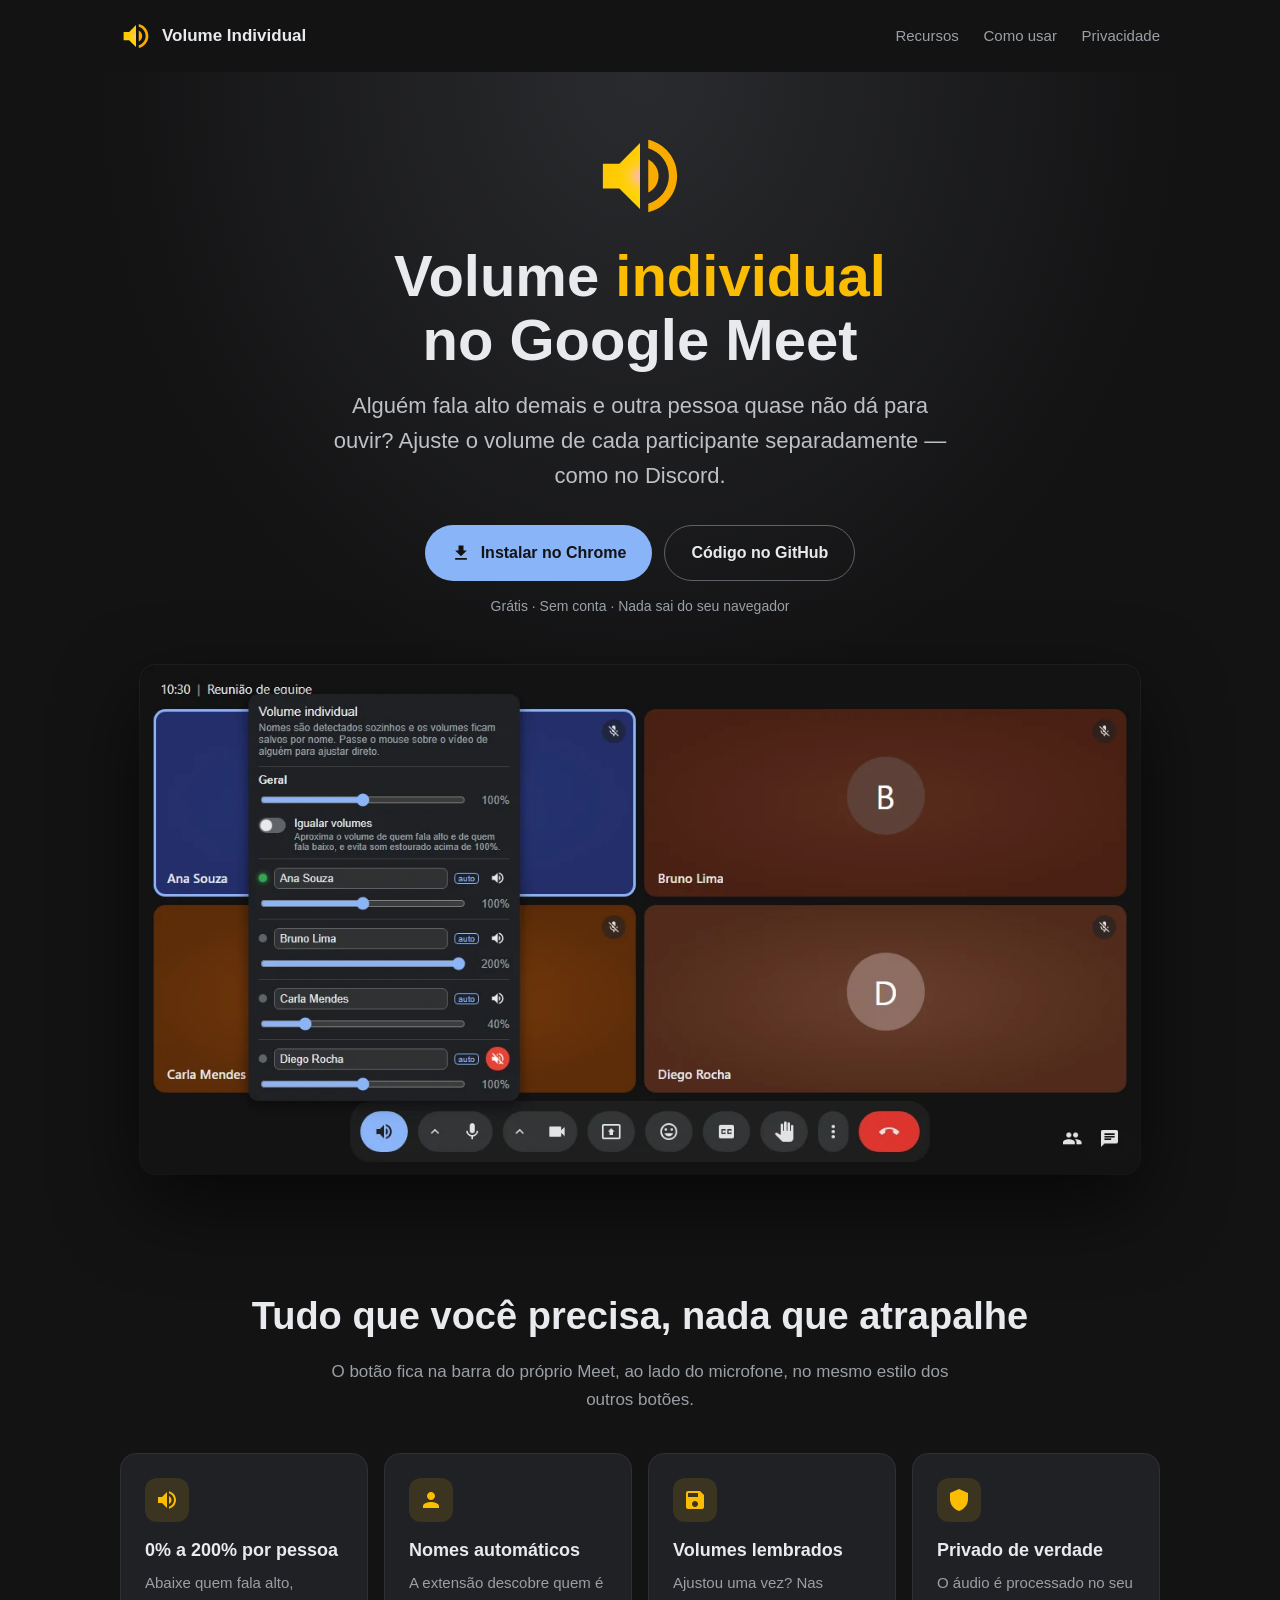
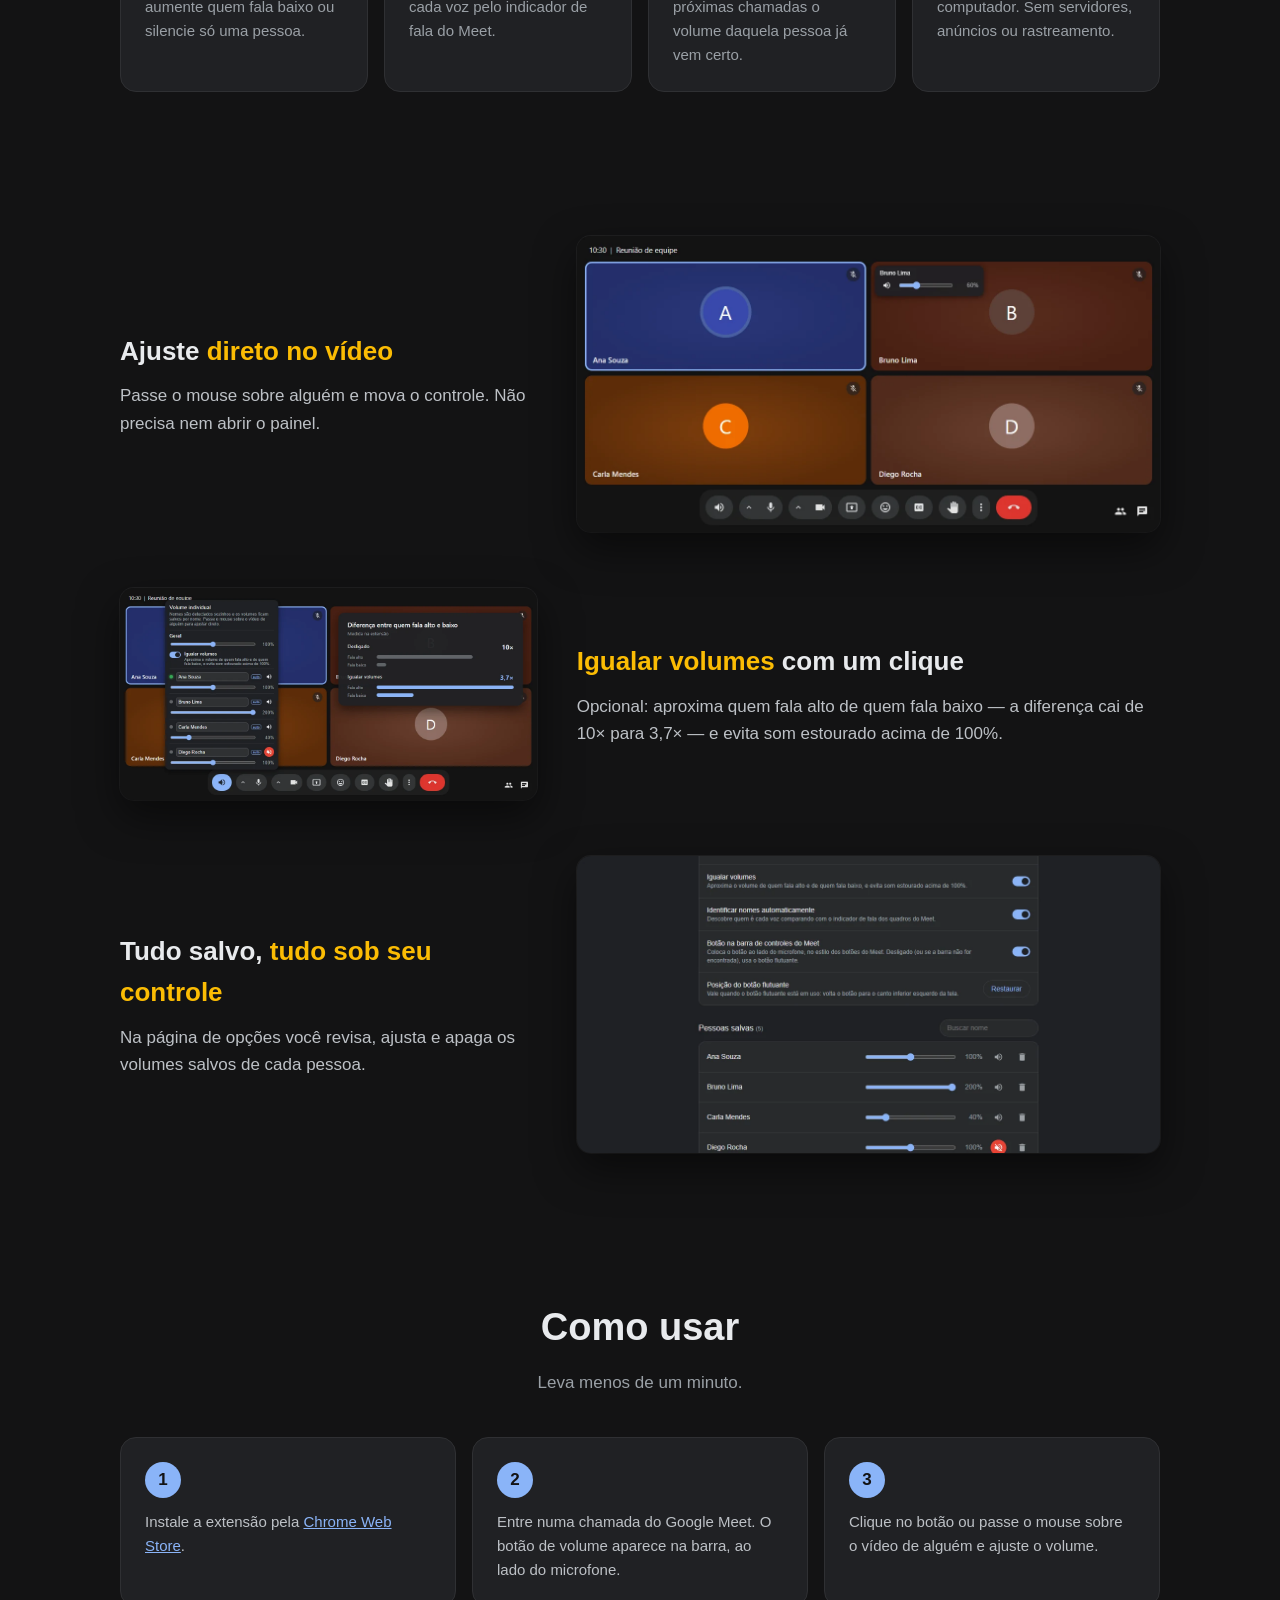
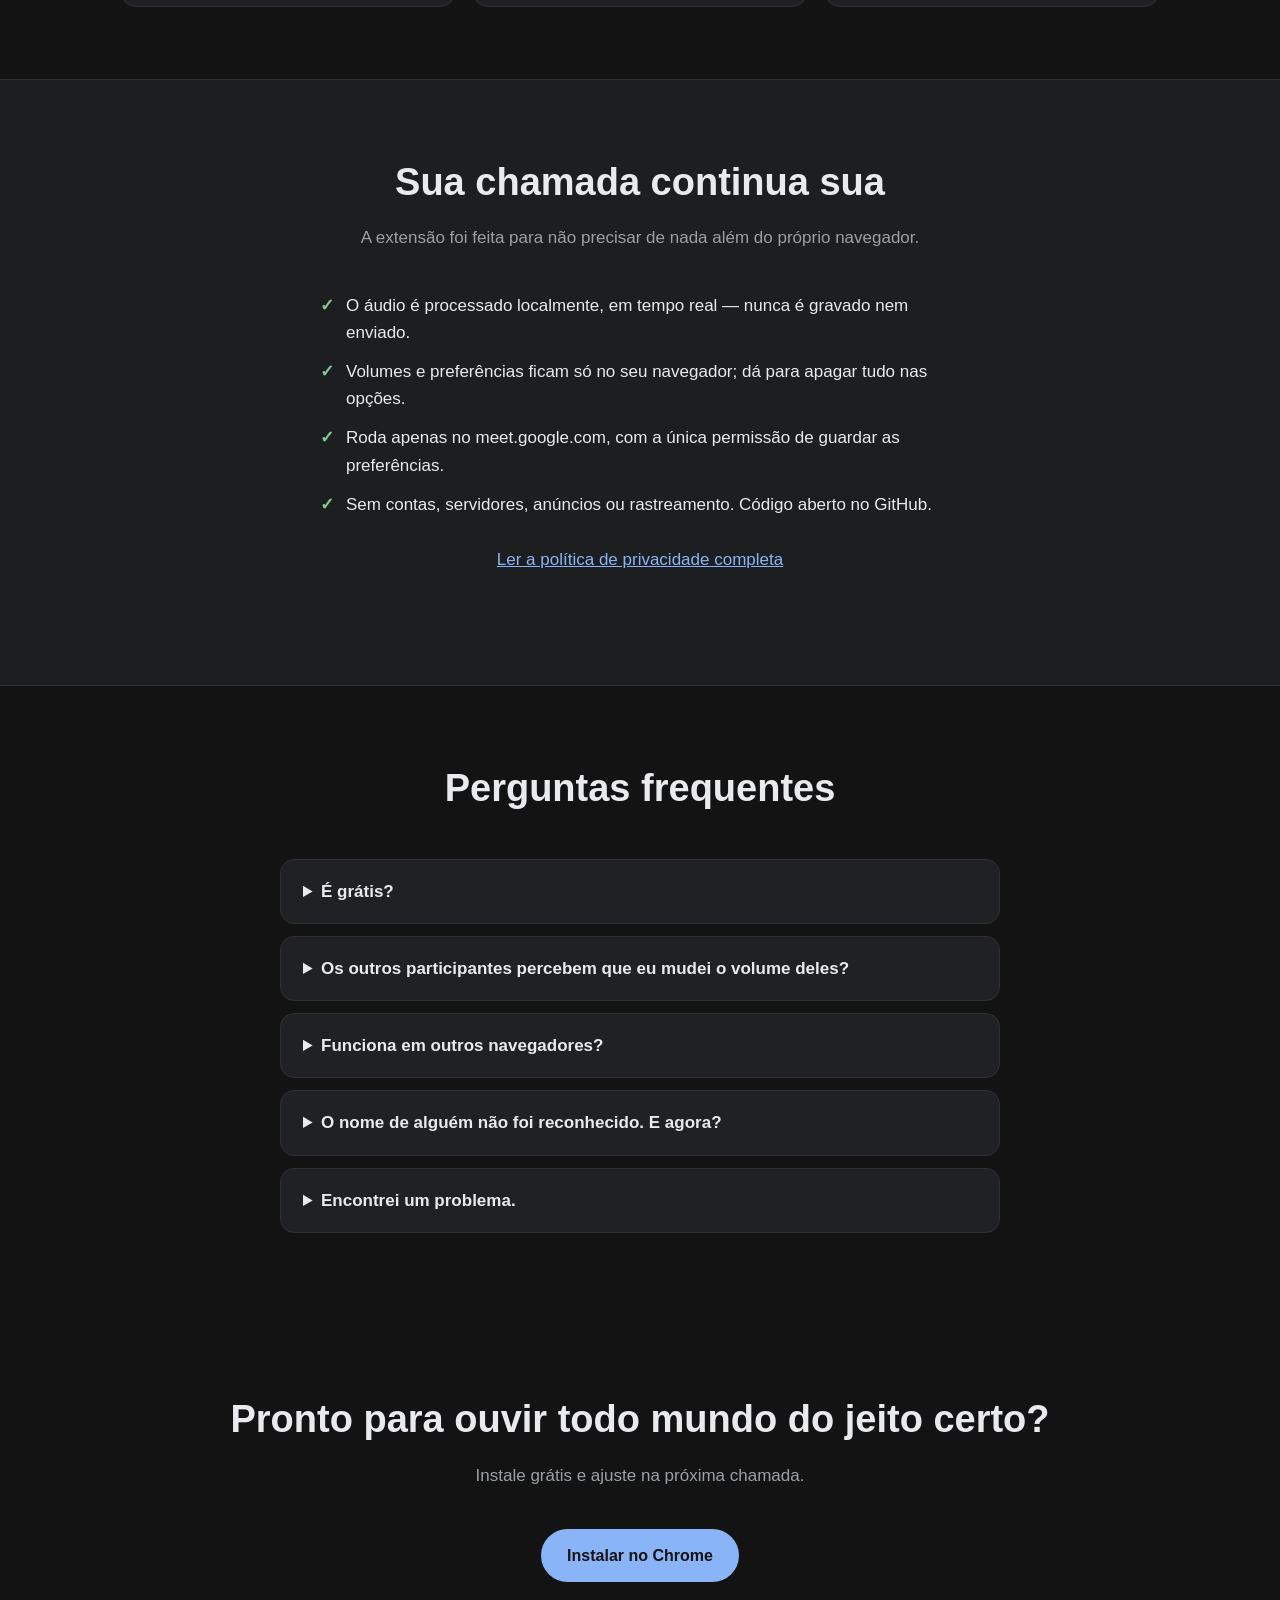
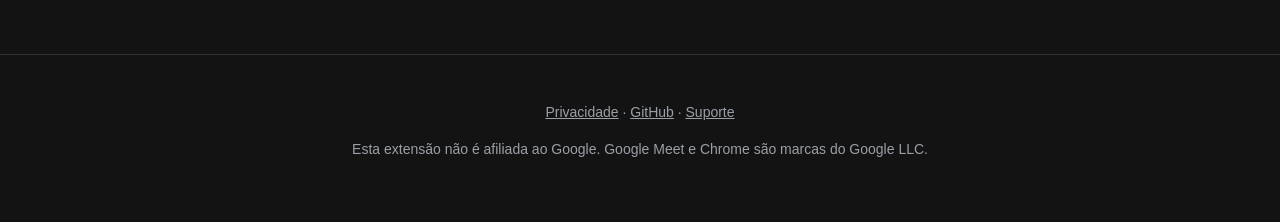
<file: docs/index.html>
<!doctype html>
<html lang="pt-BR">
<head>
<meta charset="utf-8">
<meta name="viewport" content="width=device-width, initial-scale=1">
<title>Volume Individual para Google Meet</title>
<meta name="description" content="Extensão gratuita para o Chrome que ajusta o volume de cada participante do Google Meet separadamente, de 0% a 200%, como no Discord.">
<link rel="icon" href="img/icon.svg" type="image/svg+xml">
<meta property="og:type" content="website">
<meta property="og:title" content="Volume Individual para Google Meet">
<meta property="og:description" content="Ajuste o volume de cada pessoa da chamada, como no Discord. Grátis, sem conta e sem rastreamento.">
<meta property="og:image" content="https://devgabe1.github.io/Volume-Individual-para-Google-Meet/img/og.png">
<meta name="twitter:card" content="summary_large_image">
<link rel="stylesheet" href="style.css">
</head>
<body>
<header class="wrap nav">
  <a class="brand" href="./"><img src="img/icon.svg" alt="">Volume Individual</a>
  <nav>
    <a class="link hide-sm" href="#recursos">Recursos</a>
    <a class="link hide-sm" href="#como-usar">Como usar</a>
    <a class="link" href="privacidade.html">Privacidade</a>
  </nav>
</header>

<main>
  <div class="hero">
    <div class="wrap">
      <img class="icon" src="img/icon.svg" alt="">
      <h1>Volume <span class="y">individual</span><br>no Google Meet</h1>
      <p class="lead">Alguém fala alto demais e outra pessoa quase não dá para ouvir? Ajuste o volume de cada participante separadamente — como no Discord.</p>
      <div class="cta">
        <a class="btn primary" href="https://chromewebstore.google.com/detail/hgbphnmcegggkpllbhhjmcgdbjoidpoe">
          <svg width="20" height="20" viewBox="0 0 24 24" fill="currentColor" aria-hidden="true"><path d="M19 9h-4V3H9v6H5l7 7 7-7zM5 18v2h14v-2H5z"/></svg>
          Instalar no Chrome
        </a>
        <a class="btn ghost" href="https://github.com/devgabe1/Volume-Individual-para-Google-Meet">Código no GitHub</a>
      </div>
      <p class="note">Grátis · Sem conta · Nada sai do seu navegador</p>
      <div class="shot"><img src="img/1-visao-geral.webp" width="1180" height="600" alt="Chamada do Google Meet com o painel de volume individual aberto, mostrando um volume diferente para cada participante"></div>
    </div>
  </div>

  <section id="recursos">
    <div class="wrap">
      <h2>Tudo que você precisa, nada que atrapalhe</h2>
      <p class="sub">O botão fica na barra do próprio Meet, ao lado do microfone, no mesmo estilo dos outros botões.</p>
      <div class="features">
        <div class="feature">
          <div class="ico"><svg width="24" height="24" viewBox="0 0 24 24" fill="currentColor"><path d="M3 9v6h4l5 5V4L7 9H3zm13.5 3c0-1.77-1.02-3.29-2.5-4.03v8.05c1.48-.73 2.5-2.25 2.5-4.02zM14 3.23v2.06c2.89.86 5 3.54 5 6.71s-2.11 5.85-5 6.71v2.06c4.01-.91 7-4.49 7-8.77s-2.99-7.86-7-8.77z"/></svg></div>
          <h3>0% a 200% por pessoa</h3>
          <p>Abaixe quem fala alto, aumente quem fala baixo ou silencie só uma pessoa.</p>
        </div>
        <div class="feature">
          <div class="ico"><svg width="24" height="24" viewBox="0 0 24 24" fill="currentColor"><path d="M12 12c2.21 0 4-1.79 4-4s-1.79-4-4-4-4 1.79-4 4 1.79 4 4 4zm0 2c-2.67 0-8 1.34-8 4v2h16v-2c0-2.66-5.33-4-8-4z"/></svg></div>
          <h3>Nomes automáticos</h3>
          <p>A extensão descobre quem é cada voz pelo indicador de fala do Meet.</p>
        </div>
        <div class="feature">
          <div class="ico"><svg width="24" height="24" viewBox="0 0 24 24" fill="currentColor"><path d="M17 3H5c-1.11 0-2 .9-2 2v14c0 1.1.89 2 2 2h14c1.1 0 2-.9 2-2V7l-4-4zm-5 16c-1.66 0-3-1.34-3-3s1.34-3 3-3 3 1.34 3 3-1.34 3-3 3zm3-10H5V5h10v4z"/></svg></div>
          <h3>Volumes lembrados</h3>
          <p>Ajustou uma vez? Nas próximas chamadas o volume daquela pessoa já vem certo.</p>
        </div>
        <div class="feature">
          <div class="ico"><svg width="24" height="24" viewBox="0 0 24 24" fill="currentColor"><path d="M12 1L3 5v6c0 5.55 3.84 10.74 9 12 5.16-1.26 9-6.45 9-12V5l-9-4z"/></svg></div>
          <h3>Privado de verdade</h3>
          <p>O áudio é processado no seu computador. Sem servidores, anúncios ou rastreamento.</p>
        </div>
      </div>
    </div>
  </section>

  <section>
    <div class="wrap showcase">
      <div class="item">
        <div class="text">
          <h3>Ajuste <span class="y">direto no vídeo</span></h3>
          <p>Passe o mouse sobre alguém e mova o controle. Não precisa nem abrir o painel.</p>
        </div>
        <img src="img/2-direto-no-video.webp" width="1180" height="600" loading="lazy" alt="Controle de volume aparecendo sobre o vídeo de um participante">
      </div>
      <div class="item">
        <div class="text">
          <h3><span class="y">Igualar volumes</span> com um clique</h3>
          <p>Opcional: aproxima quem fala alto de quem fala baixo — a diferença cai de 10× para 3,7× — e evita som estourado acima de 100%.</p>
        </div>
        <img src="img/3-igualar-volumes.webp" width="1180" height="600" loading="lazy" alt="Opção igualar volumes ligada, com comparação da diferença de volume">
      </div>
      <div class="item">
        <div class="text">
          <h3>Tudo salvo, <span class="y">tudo sob seu controle</span></h3>
          <p>Na página de opções você revisa, ajusta e apaga os volumes salvos de cada pessoa.</p>
        </div>
        <img src="img/4-opcoes.webp" width="1180" height="600" loading="lazy" alt="Página de opções da extensão com a lista de pessoas salvas">
      </div>
    </div>
  </section>

  <section id="como-usar">
    <div class="wrap">
      <h2>Como usar</h2>
      <p class="sub">Leva menos de um minuto.</p>
      <div class="steps">
        <div class="step"><p>Instale a extensão pela <a href="https://chromewebstore.google.com/detail/hgbphnmcegggkpllbhhjmcgdbjoidpoe">Chrome Web Store</a>.</p></div>
        <div class="step"><p>Entre numa chamada do Google Meet. O botão de volume aparece na barra, ao lado do microfone.</p></div>
        <div class="step"><p>Clique no botão ou passe o mouse sobre o vídeo de alguém e ajuste o volume.</p></div>
      </div>
    </div>
  </section>

  <section class="privacy">
    <div class="wrap">
      <h2>Sua chamada continua sua</h2>
      <p class="sub">A extensão foi feita para não precisar de nada além do próprio navegador.</p>
      <ul class="checks">
        <li>O áudio é processado localmente, em tempo real — nunca é gravado nem enviado.</li>
        <li>Volumes e preferências ficam só no seu navegador; dá para apagar tudo nas opções.</li>
        <li>Roda apenas no meet.google.com, com a única permissão de guardar as preferências.</li>
        <li>Sem contas, servidores, anúncios ou rastreamento. Código aberto no GitHub.</li>
      </ul>
      <p class="sub" style="margin-top:28px"><a href="privacidade.html">Ler a política de privacidade completa</a></p>
    </div>
  </section>

  <section>
    <div class="wrap faq">
      <h2>Perguntas frequentes</h2>
      <p class="sub"></p>
      <details>
        <summary>É grátis?</summary>
        <p>Sim, totalmente — sem anúncios, sem versão paga e sem conta.</p>
      </details>
      <details>
        <summary>Os outros participantes percebem que eu mudei o volume deles?</summary>
        <p>Não. O ajuste vale só para o que você ouve, no seu computador. Para os outros nada muda.</p>
      </details>
      <details>
        <summary>Funciona em outros navegadores?</summary>
        <p>Ela é feita e testada no Google Chrome. Navegadores baseados no Chromium que instalam extensões da Chrome Web Store, como Edge e Brave, devem funcionar, mas não são testados oficialmente.</p>
      </details>
      <details>
        <summary>O nome de alguém não foi reconhecido. E agora?</summary>
        <p>A identificação automática precisa que a pessoa fale sozinha por um ou dois segundos. Se mesmo assim não aparecer, é só digitar o nome no painel — o volume fica salvo para esse nome.</p>
      </details>
      <details>
        <summary>Encontrei um problema.</summary>
        <p>Abra uma <a href="https://github.com/devgabe1/Volume-Individual-para-Google-Meet/issues">issue no GitHub</a>. Se puder, use o botão “Gravar diagnóstico” do painel e anexe o arquivo: ele troca os nomes por apelidos.</p>
      </details>
    </div>
  </section>

  <section class="final">
    <div class="wrap">
      <h2>Pronto para ouvir todo mundo do jeito certo?</h2>
      <p class="sub">Instale grátis e ajuste na próxima chamada.</p>
      <div class="cta">
        <a class="btn primary" href="https://chromewebstore.google.com/detail/hgbphnmcegggkpllbhhjmcgdbjoidpoe">Instalar no Chrome</a>
      </div>
    </div>
  </section>
</main>

<footer>
  <div class="wrap">
    <p><a href="privacidade.html">Privacidade</a> · <a href="https://github.com/devgabe1/Volume-Individual-para-Google-Meet">GitHub</a> · <a href="https://github.com/devgabe1/Volume-Individual-para-Google-Meet/issues">Suporte</a></p>
    <p>Esta extensão não é afiliada ao Google. Google Meet e Chrome são marcas do Google LLC.</p>
  </div>
</footer>
</body>
</html>
</file>
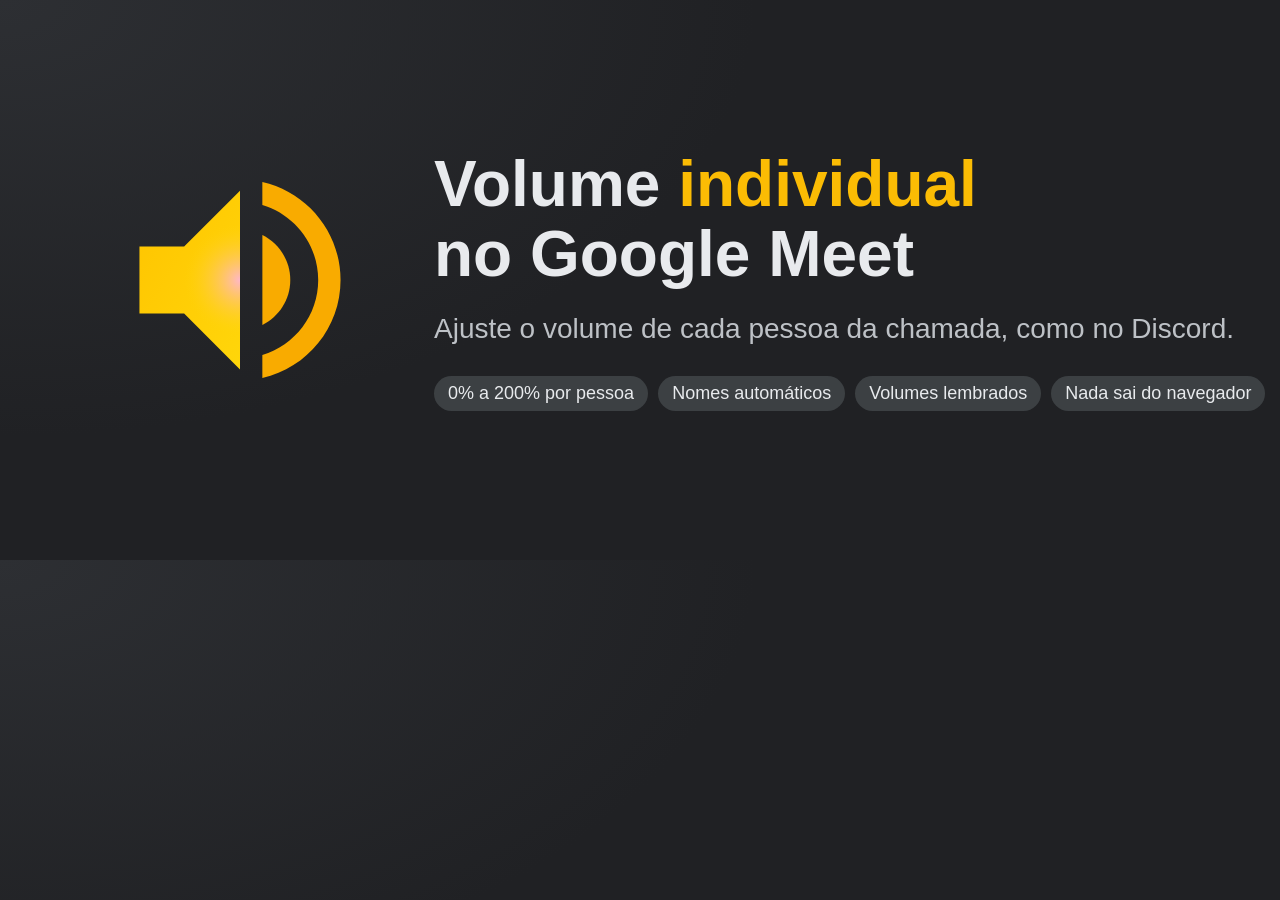
<file: assets/promo-marquee.html>
<!doctype html>
<html lang="pt-BR">
<head>
<meta charset="utf-8">
<title>Promo 1400x560</title>
<!-- Bloco promocional de letreiro (marquee) da Chrome Web Store (1400x560).
     Gerado em PNG por scripts/build-store-images.py -->
<style>
  html, body { margin: 0; width: 1400px; height: 560px; overflow: hidden; }
  body {
    background: radial-gradient(90% 130% at 0% 0%, #2d2f33 0%, #202124 60%);
    color: #e8eaed; font-family: 'Google Sans', 'Segoe UI', Roboto, Arial, sans-serif;
    display: flex; align-items: center; gap: 64px; padding: 0 110px; box-sizing: border-box;
  }
  img { width: 260px; height: 260px; flex: none; }
  h1 { font-size: 64px; line-height: 1.1; font-weight: 600; margin: 0 0 20px; }
  p { font-size: 28px; line-height: 1.4; margin: 0 0 28px; color: #bdc1c6; max-width: 820px; }
  .y { color: #fbbc04; }
  ul { list-style: none; padding: 0; margin: 0; display: flex; gap: 10px; flex-wrap: wrap; }
  li { font-size: 18px; padding: 7px 14px; border-radius: 20px; background: #3c4043; color: #e8eaed; }
</style>
</head>
<body>
  <img src="icon.svg" alt="">
  <div>
    <h1>Volume <span class="y">individual</span><br>no Google Meet</h1>
    <p>Ajuste o volume de cada pessoa da chamada, como no Discord.</p>
    <ul>
      <li>0% a 200% por pessoa</li>
      <li>Nomes automáticos</li>
      <li>Volumes lembrados</li>
      <li>Nada sai do navegador</li>
    </ul>
  </div>
</body>
</html>
</file>
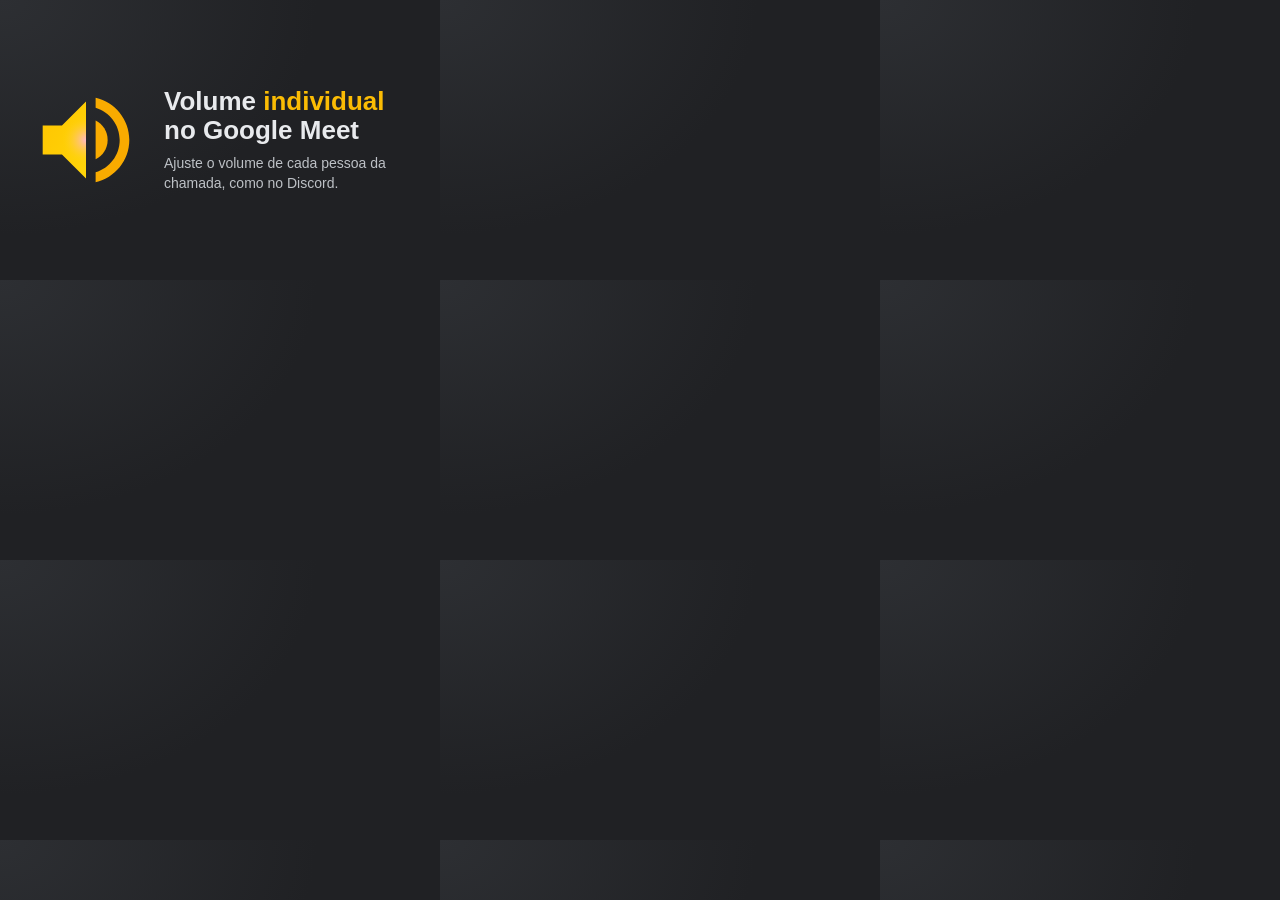
<file: assets/promo-small.html>
<!doctype html>
<html lang="pt-BR">
<head>
<meta charset="utf-8">
<title>Promo 440x280</title>
<!-- Bloco promocional pequeno da Chrome Web Store (440x280).
     Gerado em PNG por scripts/build-store-images.py -->
<style>
  html, body { margin: 0; width: 440px; height: 280px; overflow: hidden; }
  body {
    background: radial-gradient(120% 140% at 0% 0%, #2d2f33 0%, #202124 60%);
    color: #e8eaed; font-family: 'Google Sans', 'Segoe UI', Roboto, Arial, sans-serif;
    display: flex; align-items: center; gap: 22px; padding: 0 30px; box-sizing: border-box;
  }
  img { width: 112px; height: 112px; flex: none; }
  h1 { font-size: 26px; line-height: 1.15; font-weight: 600; margin: 0 0 8px; }
  p { font-size: 14px; line-height: 1.4; margin: 0; color: #bdc1c6; }
  .y { color: #fbbc04; }
</style>
</head>
<body>
  <img src="icon.svg" alt="">
  <div>
    <h1>Volume <span class="y">individual</span> no Google Meet</h1>
    <p>Ajuste o volume de cada pessoa da chamada, como no Discord.</p>
  </div>
</body>
</html>
</file>
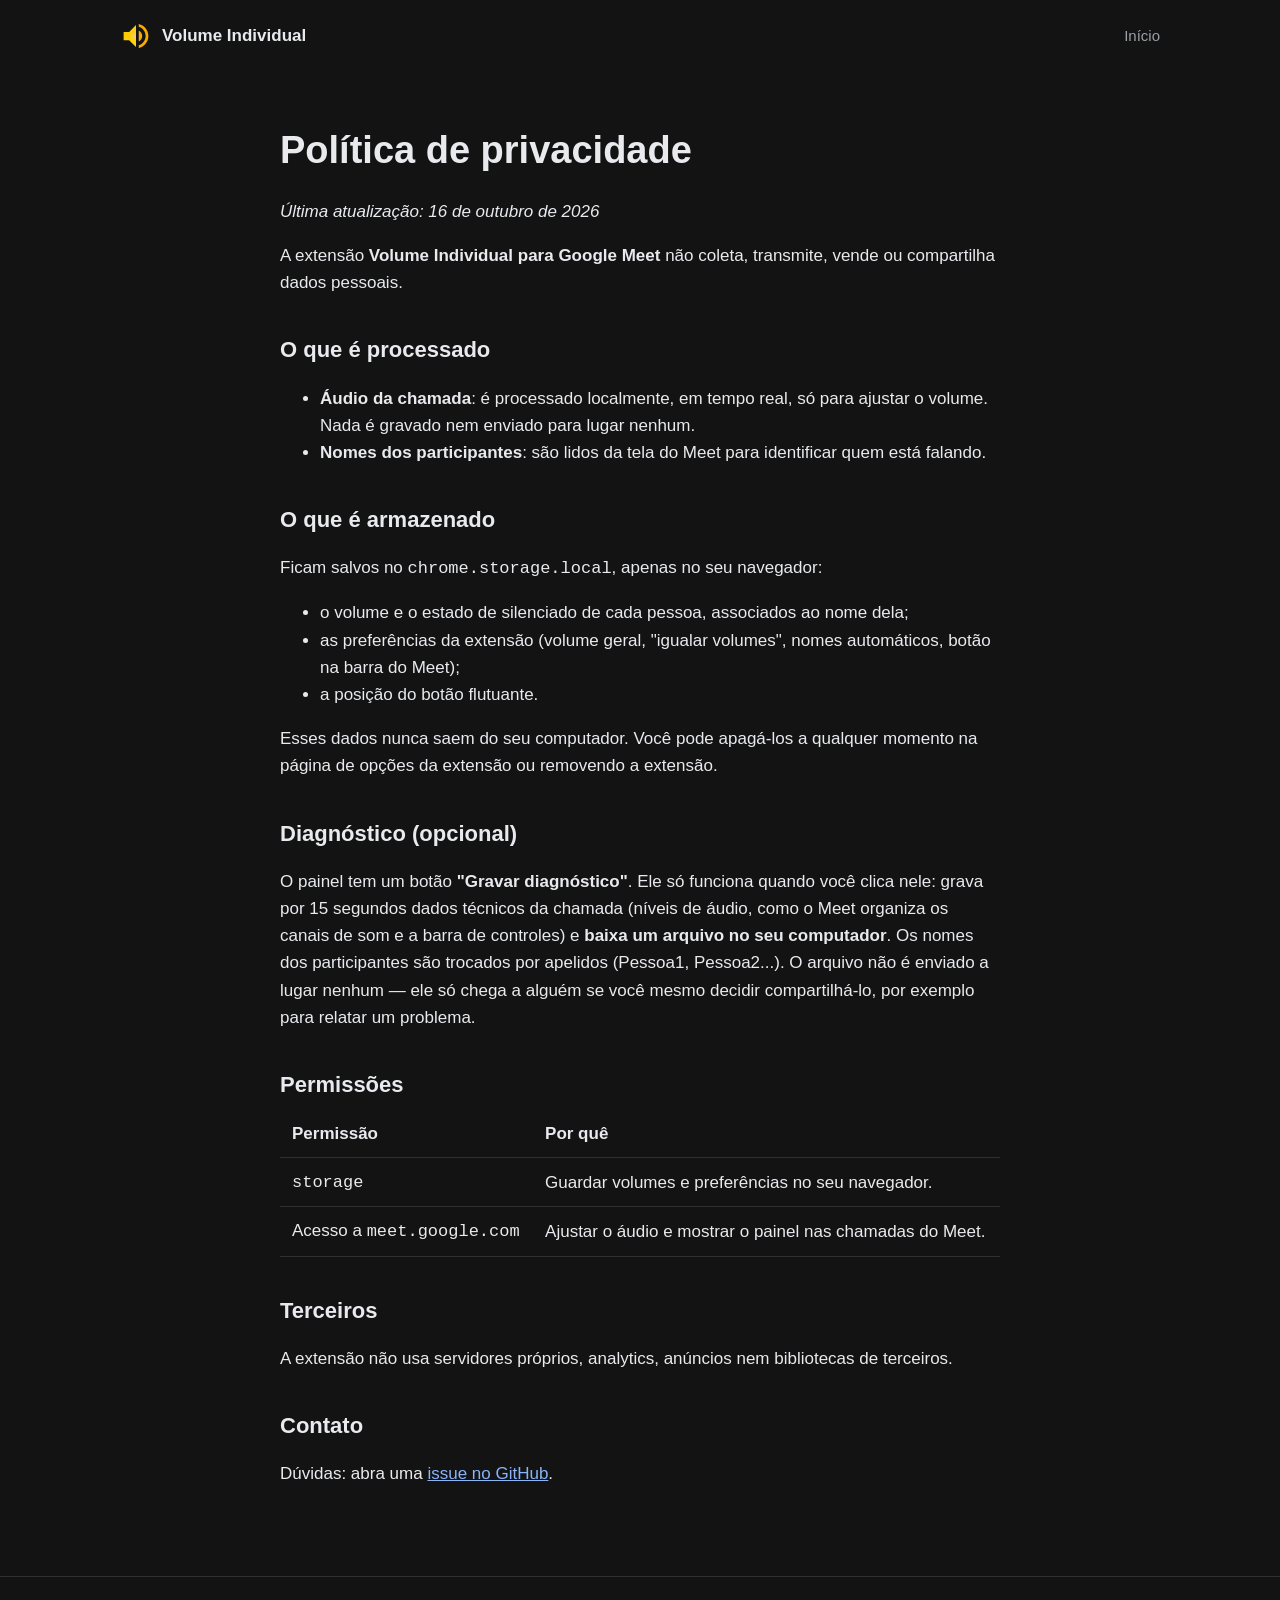
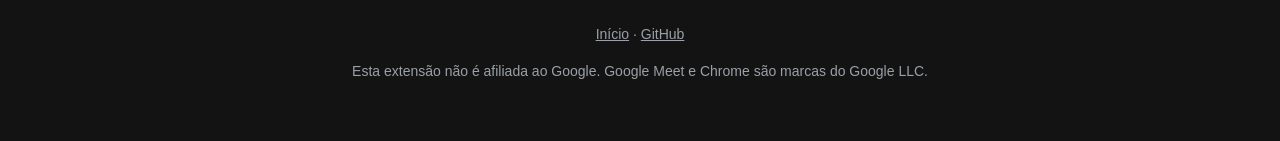
<file: docs/privacidade.html>
<!doctype html>
<html lang="pt-BR">
<head>
<meta charset="utf-8">
<meta name="viewport" content="width=device-width, initial-scale=1">
<title>Privacidade · Volume Individual para Google Meet</title>
<meta name="description" content="Política de privacidade da extensão Volume Individual para Google Meet: nenhum dado sai do seu navegador.">
<link rel="icon" href="img/icon.svg" type="image/svg+xml">
<link rel="stylesheet" href="style.css">
</head>
<body>
<!-- Mesmo conteúdo de PRIVACY.md (raiz do repositório): mantenha os dois iguais. -->
<header class="wrap nav">
  <a class="brand" href="./"><img src="img/icon.svg" alt="">Volume Individual</a>
  <nav><a class="link" href="./">Início</a></nav>
</header>

<main class="doc">
  <h1>Política de privacidade</h1>
  <p><em>Última atualização: 16 de outubro de 2026</em></p>

  <p>A extensão <strong>Volume Individual para Google Meet</strong> não coleta, transmite, vende ou compartilha dados pessoais.</p>

  <h2>O que é processado</h2>
  <ul>
    <li><strong>Áudio da chamada</strong>: é processado localmente, em tempo real, só para ajustar o volume. Nada é gravado nem enviado para lugar nenhum.</li>
    <li><strong>Nomes dos participantes</strong>: são lidos da tela do Meet para identificar quem está falando.</li>
  </ul>

  <h2>O que é armazenado</h2>
  <p>Ficam salvos no <code>chrome.storage.local</code>, apenas no seu navegador:</p>
  <ul>
    <li>o volume e o estado de silenciado de cada pessoa, associados ao nome dela;</li>
    <li>as preferências da extensão (volume geral, "igualar volumes", nomes automáticos, botão na barra do Meet);</li>
    <li>a posição do botão flutuante.</li>
  </ul>
  <p>Esses dados nunca saem do seu computador. Você pode apagá-los a qualquer momento na página de opções da extensão ou removendo a extensão.</p>

  <h2>Diagnóstico (opcional)</h2>
  <p>O painel tem um botão <strong>"Gravar diagnóstico"</strong>. Ele só funciona quando você clica nele: grava por 15 segundos dados técnicos da chamada (níveis de áudio, como o Meet organiza os canais de som e a barra de controles) e <strong>baixa um arquivo no seu computador</strong>. Os nomes dos participantes são trocados por apelidos (Pessoa1, Pessoa2...). O arquivo não é enviado a lugar nenhum — ele só chega a alguém se você mesmo decidir compartilhá-lo, por exemplo para relatar um problema.</p>

  <h2>Permissões</h2>
  <table>
    <tr><th>Permissão</th><th>Por quê</th></tr>
    <tr><td><code>storage</code></td><td>Guardar volumes e preferências no seu navegador.</td></tr>
    <tr><td>Acesso a <code>meet.google.com</code></td><td>Ajustar o áudio e mostrar o painel nas chamadas do Meet.</td></tr>
  </table>

  <h2>Terceiros</h2>
  <p>A extensão não usa servidores próprios, analytics, anúncios nem bibliotecas de terceiros.</p>

  <h2>Contato</h2>
  <p>Dúvidas: abra uma <a href="https://github.com/devgabe1/Volume-Individual-para-Google-Meet/issues">issue no GitHub</a>.</p>
</main>

<footer>
  <div class="wrap">
    <p><a href="./">Início</a> · <a href="https://github.com/devgabe1/Volume-Individual-para-Google-Meet">GitHub</a></p>
    <p>Esta extensão não é afiliada ao Google. Google Meet e Chrome são marcas do Google LLC.</p>
  </div>
</footer>
</body>
</html>
</file>
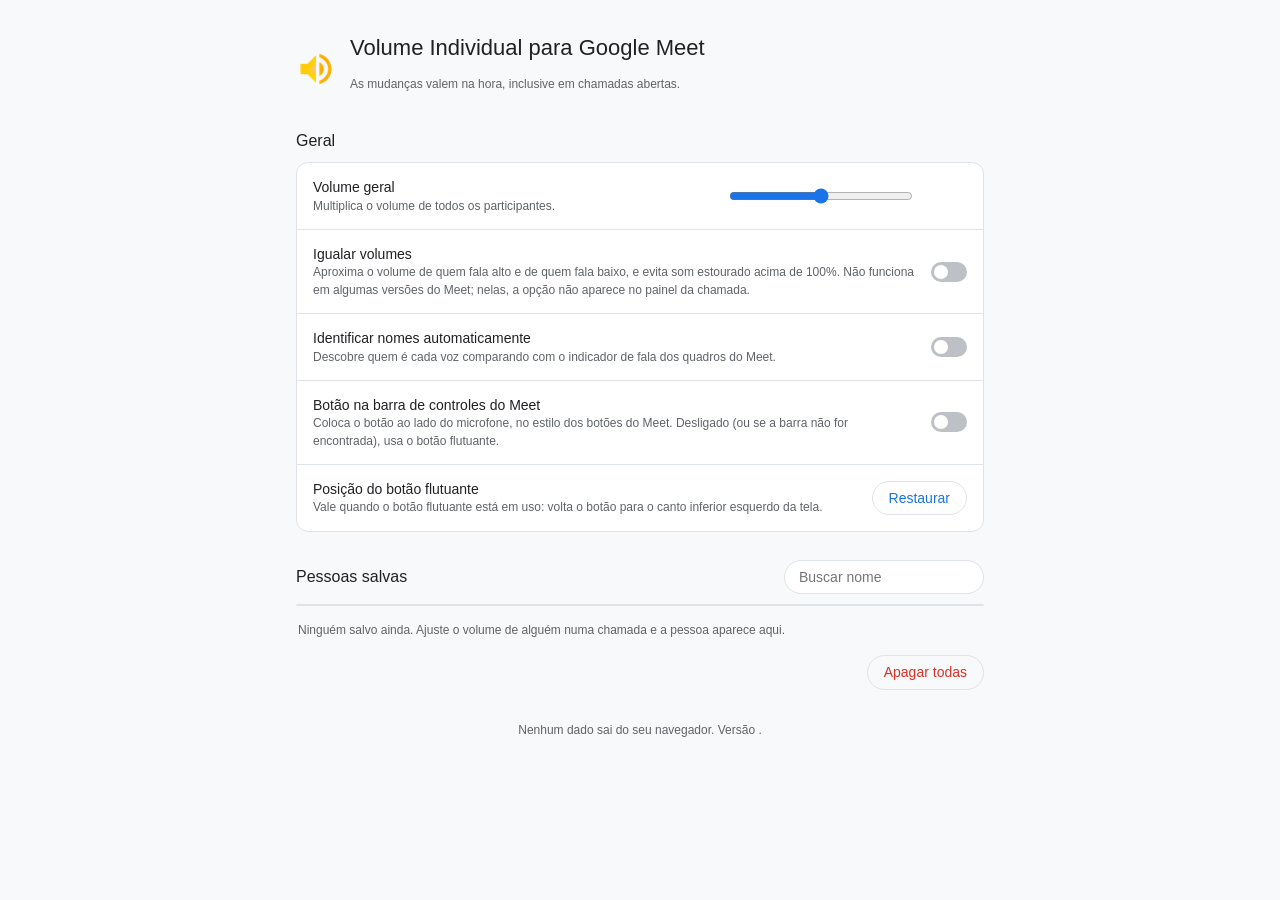
<file: extension/options.html>
<!doctype html>
<html lang="pt-BR">
<head>
  <meta charset="utf-8">
  <meta name="viewport" content="width=device-width, initial-scale=1">
  <title>Volume Individual — opções</title>
  <link rel="icon" href="icons/icon32.png">
  <link rel="stylesheet" href="options.css">
</head>
<body>
  <main>
    <header>
      <img src="icons/icon48.png" alt="" width="40" height="40">
      <div>
        <h1>Volume Individual para Google Meet</h1>
        <p class="muted">As mudanças valem na hora, inclusive em chamadas abertas.</p>
      </div>
    </header>

    <section>
      <h2>Geral</h2>
      <div class="card">
        <div class="item">
          <div class="text">
            <div>Volume geral</div>
            <div class="muted">Multiplica o volume de todos os participantes.</div>
          </div>
          <div class="range">
            <input type="range" id="master" min="0" max="200" step="5">
            <span class="pct" id="masterPct"></span>
          </div>
        </div>
        <label class="item switch">
          <div class="text">
            <div>Igualar volumes</div>
            <div class="muted">Aproxima o volume de quem fala alto e de quem fala baixo, e evita som estourado acima de 100%. Não funciona em algumas versões do Meet; nelas, a opção não aparece no painel da chamada.</div>
          </div>
          <input type="checkbox" id="normalize"><span class="track"></span>
        </label>
        <label class="item switch">
          <div class="text">
            <div>Identificar nomes automaticamente</div>
            <div class="muted">Descobre quem é cada voz comparando com o indicador de fala dos quadros do Meet.</div>
          </div>
          <input type="checkbox" id="autoName"><span class="track"></span>
        </label>
        <label class="item switch">
          <div class="text">
            <div>Botão na barra de controles do Meet</div>
            <div class="muted">Coloca o botão ao lado do microfone, no estilo dos botões do Meet. Desligado (ou se a barra não for encontrada), usa o botão flutuante.</div>
          </div>
          <input type="checkbox" id="dock"><span class="track"></span>
        </label>
        <div class="item">
          <div class="text">
            <div>Posição do botão flutuante</div>
            <div class="muted">Vale quando o botão flutuante está em uso: volta o botão para o canto inferior esquerdo da tela.</div>
          </div>
          <button id="resetPos" class="btn">Restaurar</button>
        </div>
      </div>
    </section>

    <section>
      <div class="section-head">
        <h2>Pessoas salvas <span class="muted" id="count"></span></h2>
        <input type="search" id="filter" placeholder="Buscar nome">
      </div>
      <div class="card" id="people"></div>
      <p class="empty muted" id="empty">Ninguém salvo ainda. Ajuste o volume de alguém numa chamada e a pessoa aparece aqui.</p>
      <div class="actions">
        <button id="clearAll" class="btn danger">Apagar todas</button>
      </div>
    </section>

    <footer class="muted">
      Nenhum dado sai do seu navegador. Versão <span id="version"></span>.
    </footer>
  </main>
  <script src="options.js"></script>
</body>
</html>
</file>
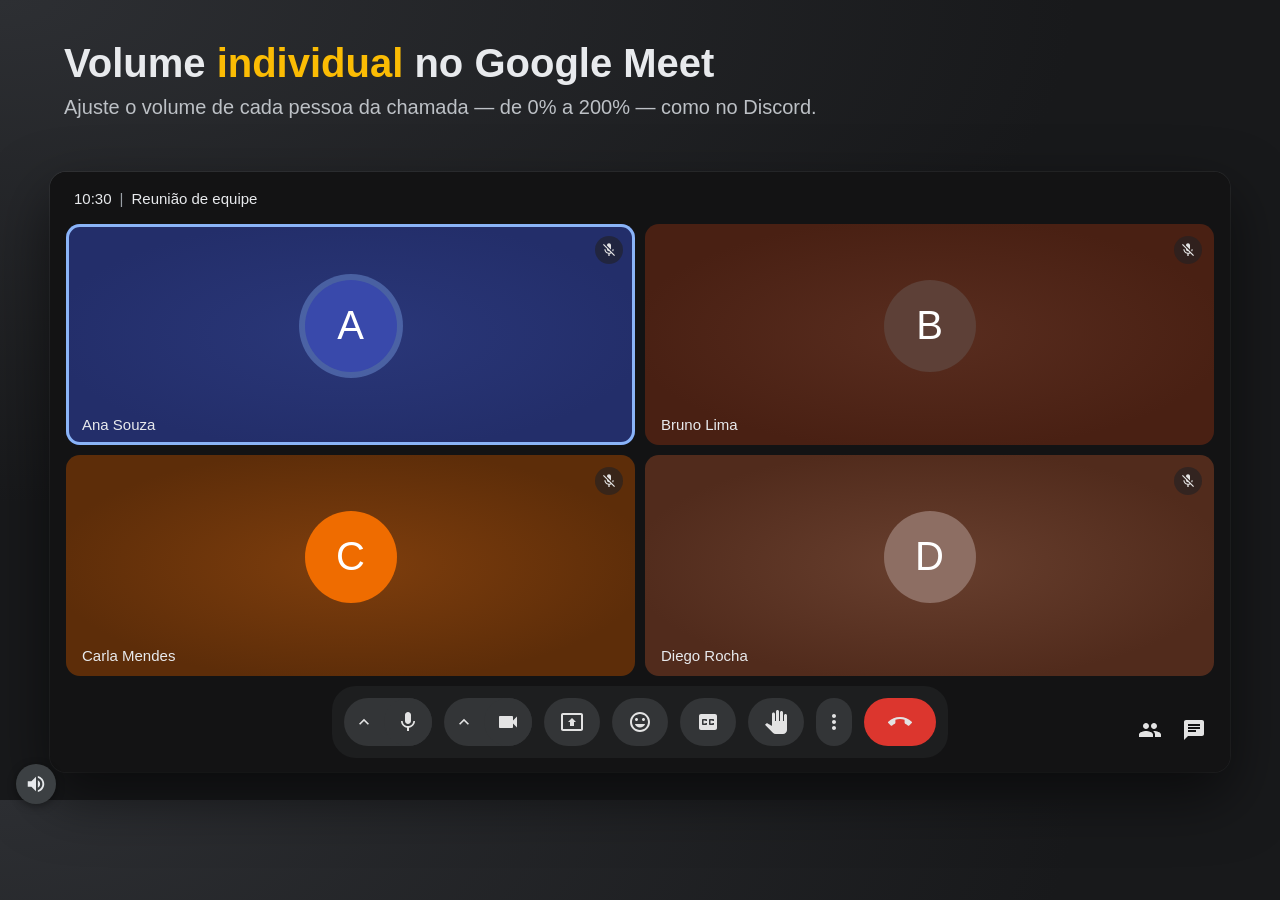
<file: assets/screenshots/meet.html>
<!doctype html>
<html lang="pt-BR">
<head>
<meta charset="utf-8">
<title>Captura da loja</title>
<!--
  Réplica do Google Meet com pessoas fictícias, rodando a extensão de verdade
  (../../extension/inject.js). Cada cena (?scene=...) arma um estado e vira uma
  captura 1280x800 via scripts/build-store-images.py.
-->
<link rel="stylesheet" href="frame.css">
<style>
  .meet { position: absolute; inset: 0; background: #131314; }
  .top { position: absolute; left: 24px; top: 18px; font-size: 15px; color: #e8eaed; }
  .top span { color: #9aa0a6; margin: 0 8px; }
  .grid {
    position: absolute; left: 16px; right: 16px; top: 52px; bottom: 96px;
    display: grid; grid-template-columns: 1fr 1fr; grid-template-rows: 1fr 1fr; gap: 10px;
  }
  .tile { position: relative; border-radius: 14px; overflow: hidden; }
  .tile.speaking { box-shadow: inset 0 0 0 3px #8ab4f8; }
  .avatar {
    position: absolute; left: 50%; top: 46%; width: 92px; height: 92px; margin: -46px 0 0 -46px;
    border-radius: 50%; display: grid; place-items: center; color: #fff;
    font-size: 40px; font-weight: 400;
  }
  /* Inicial via ::before para não virar texto do quadro (a extensão lê o nome do texto). */
  .avatar::before { content: attr(data-initial); }
  .tile.speaking .avatar { box-shadow: 0 0 0 6px rgba(138, 180, 248, .35); }
  .name { position: absolute; left: 16px; bottom: 12px; font-size: 15px; font-weight: 500; }
  .mic { position: absolute; right: 12px; top: 12px; width: 28px; height: 28px; border-radius: 50%;
    display: grid; place-items: center; background: rgba(32, 33, 36, .6); }
  .bar-wrap { position: absolute; left: 0; right: 0; bottom: 14px; display: flex; justify-content: center; }
  .frame { background: #1d1e1f; border-radius: 24px; display: flex; }
  .bar { display: grid; grid-auto-flow: column; gap: 12px; padding: 12px; align-items: center; }
  .bar button { border: none; padding: 0; cursor: pointer; display: grid; place-items: center; color: #e3e3e3; }
  .grp { display: flex; border-radius: 24px; background: #333537; }
  .grp .chev { width: 40px; height: 48px; background: transparent; }
  .grp .tog { width: 48px; height: 48px; border-radius: 50%; background: #333537; }
  .pill { width: 56px; height: 48px; border-radius: 24px; background: transparent; position: relative; }
  .pill i { position: absolute; inset: 0; border-radius: 24px; background: #333537; display: grid; place-items: center; }
  .more { width: 36px; height: 48px; border-radius: 18px; background: #333537; }
  .leave { width: 72px; height: 48px; border-radius: 24px; background: #dc362e; color: #fff; }
  .side { position: absolute; right: 24px; bottom: 30px; display: flex; gap: 20px; color: #e3e3e3; }
  /* Quadro da cena "igualar volumes": diferença medida entre a voz mais alta e a mais baixa. */
  .compare {
    position: absolute; right: 40px; top: 70px; width: 470px; padding: 22px 26px;
    background: rgba(32, 33, 36, .96); border-radius: 16px; box-shadow: 0 12px 32px rgba(0, 0, 0, .5);
  }
  .compare h2 { margin: 0 0 4px; font-size: 18px; font-weight: 500; }
  .compare .sub { margin: 0 0 18px; font-size: 13px; color: #9aa0a6; }
  .row { margin-bottom: 16px; }
  .row:last-child { margin-bottom: 0; }
  .row .label { display: flex; justify-content: space-between; font-size: 14px; margin-bottom: 8px; }
  .row .label b { font-size: 18px; }
  .bars { display: grid; grid-template-columns: 72px 1fr; gap: 6px 10px; align-items: center; font-size: 12px; color: #9aa0a6; }
  .bars span.b { height: 10px; border-radius: 5px; }
  .off .b { background: #5f6368; }
  .on .b { background: #8ab4f8; }
  .on .label b { color: #8ab4f8; }
</style>
<script>window.requestAnimationFrame = (cb) => setTimeout(cb, 16);</script>
<script src="../../extension/inject.js"></script>
<script>
  // Configurações salvas antes de a interface montar.
  const scene = new URLSearchParams(location.search).get('scene') || 'hero';
  const store = window.__meetVolume.store;
  store.normalize = scene === 'normalize';
  store.people = {
    'ana souza': { name: 'Ana Souza', volume: 1, muted: false },
    'bruno lima': { name: 'Bruno Lima', volume: scene === 'hover' ? 0.6 : 2, muted: false },
    'carla mendes': { name: 'Carla Mendes', volume: 0.4, muted: false },
    'diego rocha': { name: 'Diego Rocha', volume: 1, muted: true },
  };
</script>
</head>
<body>
  <div class="head" id="head"></div>
  <div class="window">
    <div class="meet">
      <div class="top">10:30<span>|</span>Reunião de equipe</div>
      <div class="grid" id="grid"></div>
      <div class="side" id="side"></div>
      <div class="bar-wrap"><div class="frame"><div class="bar" id="bar"></div></div></div>
    </div>
  </div>
<script>
  const I = {
    mic: 'M12 14c1.66 0 2.99-1.34 2.99-3L15 5c0-1.66-1.34-3-3-3S9 3.34 9 5v6c0 1.66 1.34 3 3 3zm5.3-3c0 3-2.54 5.1-5.3 5.1S6.7 14 6.7 11H5c0 3.41 2.72 6.23 6 6.72V21h2v-3.28c3.28-.48 6-3.3 6-6.72h-1.7z',
    cam: 'M17 10.5V7c0-.55-.45-1-1-1H4c-.55 0-1 .45-1 1v10c0 .55.45 1 1 1h12c.55 0 1-.45 1-1v-3.5l4 4v-11l-4 4z',
    up: 'M7.41 15.41L12 10.83l4.59 4.58L18 14l-6-6-6 6z',
    present: 'M21 3H3c-1.11 0-2 .89-2 2v14c0 1.11.89 2 2 2h18c1.11 0 2-.89 2-2V5c0-1.11-.89-2-2-2zm0 16.02H3V4.98h18v14.04zM10 12H8l4-4 4 4h-2v4h-4v-4z',
    mood: 'M11.99 2C6.47 2 2 6.48 2 12s4.47 10 9.99 10C17.52 22 22 17.52 22 12S17.52 2 11.99 2zM12 20c-4.42 0-8-3.58-8-8s3.58-8 8-8 8 3.58 8 8-3.58 8-8 8zm3.5-9c.83 0 1.5-.67 1.5-1.5S16.33 8 15.5 8 14 8.67 14 9.5s.67 1.5 1.5 1.5zm-7 0c.83 0 1.5-.67 1.5-1.5S9.33 8 8.5 8 7 8.67 7 9.5 7.67 11 8.5 11zm3.5 6.5c2.33 0 4.31-1.46 5.11-3.5H6.89c.8 2.04 2.78 3.5 5.11 3.5z',
    cc: 'M19 4H5c-1.11 0-2 .9-2 2v12c0 1.1.89 2 2 2h14c1.1 0 2-.9 2-2V6c0-1.1-.9-2-2-2zm-8 7H9.5v-.5h-2v3h2V13H11v1c0 .55-.45 1-1 1H7c-.55 0-1-.45-1-1v-4c0-.55.45-1 1-1h3c.55 0 1 .45 1 1v1zm7 0h-1.5v-.5h-2v3h2V13H18v1c0 .55-.45 1-1 1h-3c-.55 0-1-.45-1-1v-4c0-.55.45-1 1-1h3c.55 0 1 .45 1 1v1z',
    hand: 'M23 5.5V20c0 2.2-1.8 4-4 4h-7.3c-1.08 0-2.1-.43-2.85-1.19L1 14.83s1.26-1.23 1.3-1.25c.22-.19.49-.29.79-.29.22 0 .42.06.6.16.04.01 4.31 2.46 4.31 2.46V4c0-.83.67-1.5 1.5-1.5S11 3.17 11 4v7h1V1.5c0-.83.67-1.5 1.5-1.5S15 .67 15 1.5V11h1V2.5c0-.83.67-1.5 1.5-1.5s1.5.67 1.5 1.5V11h1V5.5c0-.83.67-1.5 1.5-1.5s1.5.67 1.5 1.5z',
    more: 'M12 8c1.1 0 2-.9 2-2s-.9-2-2-2-2 .9-2 2 .9 2 2 2zm0 2c-1.1 0-2 .9-2 2s.9 2 2 2 2-.9 2-2-.9-2-2-2zm0 6c-1.1 0-2 .9-2 2s.9 2 2 2 2-.9 2-2-.9-2-2-2z',
    end: 'M12 9c-1.6 0-3.15.25-4.6.72v3.1c0 .39-.23.74-.56.9-.98.49-1.87 1.12-2.66 1.85-.18.18-.43.28-.7.28-.28 0-.53-.11-.71-.29L.29 13.08c-.18-.17-.29-.42-.29-.7 0-.28.11-.53.29-.71C3.34 8.78 7.46 7 12 7s8.66 1.78 11.71 4.67c.18.18.29.43.29.71 0 .28-.11.53-.29.71l-2.48 2.48c-.18.18-.43.29-.71.29-.27 0-.52-.11-.7-.28-.79-.74-1.69-1.36-2.67-1.85-.33-.16-.56-.5-.56-.9v-3.1C15.15 9.25 13.6 9 12 9z',
    micOff: 'M19 11h-1.7c0 .74-.16 1.43-.43 2.05l1.23 1.23c.56-.98.9-2.09.9-3.28zm-4.02.17c0-.06.02-.11.02-.17V5c0-1.66-1.34-3-3-3S9 3.34 9 5v.18l5.98 5.99zM4.27 3L3 4.27l6.01 6.01V11c0 1.66 1.33 3 2.99 3 .22 0 .44-.03.65-.08l1.66 1.66c-.71.33-1.5.52-2.31.52-2.76 0-5.3-2.1-5.3-5.1H5c0 3.41 2.72 6.23 6 6.72V21h2v-3.28c.91-.13 1.77-.45 2.54-.9L19.73 21 21 19.73 4.27 3z',
    chat: 'M20 2H4c-1.1 0-1.99.9-1.99 2L2 22l4-4h14c1.1 0 2-.9 2-2V4c0-1.1-.9-2-2-2zM6 9h12v2H6V9zm8 5H6v-2h8v2zm4-6H6V6h12v2z',
    people: 'M16 11c1.66 0 2.99-1.34 2.99-3S17.66 5 16 5c-1.66 0-3 1.34-3 3s1.34 3 3 3zm-8 0c1.66 0 2.99-1.34 2.99-3S9.66 5 8 5C6.34 5 5 6.34 5 8s1.34 3 3 3zm0 2c-2.33 0-7 1.17-7 3.5V19h14v-2.5c0-2.33-4.67-3.5-7-3.5zm8 0c-.29 0-.62.02-.97.05 1.16.84 1.97 1.97 1.97 3.45V19h6v-2.5c0-2.33-4.67-3.5-7-3.5z',
  };
  const svg = (d, size = 24, color = 'currentColor') =>
    `<svg viewBox="0 0 24 24" width="${size}" height="${size}" fill="${color}"><path d="${d}"/></svg>`;

  // Pessoas fictícias. Cores medidas numa chamada real do Meet: o quadro é a cor do
  // avatar escurecida, mais clara no centro (mid) e mais escura nas bordas (edge).
  const people = [
    { id: 'p1', name: 'Ana Souza', mid: '#2a3779', edge: '#232e6a', av: '#3949ab' },
    { id: 'p2', name: 'Bruno Lima', mid: '#592d1f', edge: '#492013', av: '#5d4037' },
    { id: 'p3', name: 'Carla Mendes', mid: '#7e3e0d', edge: '#5d2d09', av: '#ef6c00' },
    { id: 'p4', name: 'Diego Rocha', mid: '#683f2e', edge: '#512b1c', av: '#8d6e63' },
  ];
  const grid = document.getElementById('grid');
  grid.innerHTML = people.map((p) => `
    <div class="tile${p.id === 'p1' ? ' speaking' : ''}" data-participant-id="${p.id}"
         style="background:radial-gradient(ellipse at 50% 50%, ${p.mid} 0%, ${p.edge} 75%)">
      <div class="avatar" data-initial="${p.name[0]}" style="background:${p.av}"></div>
      <div class="name">${p.name}</div>
      <div class="mic">${svg(I.micOff, 16, '#e3e3e3')}</div>
    </div>`).join('');

  document.getElementById('bar').innerHTML = `
    <div class="grp"><button class="chev">${svg(I.up, 20)}</button><button class="tog">${svg(I.mic)}</button></div>
    <div class="grp"><button class="chev">${svg(I.up, 20)}</button><button class="tog">${svg(I.cam)}</button></div>
    <div><button class="pill"><i>${svg(I.present)}</i></button></div>
    <div><button class="pill"><i>${svg(I.mood)}</i></button></div>
    <div><button class="pill"><i>${svg(I.cc)}</i></button></div>
    <div><button class="pill"><i>${svg(I.hand)}</i></button></div>
    <div><button class="more">${svg(I.more)}</button></div>
    <div><button class="leave">${svg(I.end)}</button></div>`;
  document.getElementById('side').innerHTML = svg(I.people, 24, '#e3e3e3') + svg(I.chat, 24, '#e3e3e3');

  const titles = {
    hero: ['Volume <span class="y">individual</span> no Google Meet', 'Ajuste o volume de cada pessoa da chamada — de 0% a 200% — como no Discord.'],
    hover: ['Ajuste <span class="y">direto no vídeo</span>', 'Passe o mouse sobre alguém e mova o controle. O volume fica salvo para as próximas chamadas.'],
    normalize: ['<span class="y">Igualar volumes</span> com um clique', 'Aproxima quem fala alto de quem fala baixo e evita som estourado.'],
  };
  document.getElementById('head').innerHTML = `<h1>${titles[scene][0]}</h1><p>${titles[scene][1]}</p>`;

  if (scene === 'normalize') {
    // Medido na extensão com um tom de teste: voz alta 0,30 x baixa 0,03 (10x);
    // com "igualar volumes": 0,43 x 0,12 (3,7x).
    const bars = (loud, quiet) =>
      `<div class="bars"><span>Fala alto</span><span class="b" style="width:${loud}%"></span>
       <span>Fala baixo</span><span class="b" style="width:${quiet}%"></span></div>`;
    const card = document.createElement('div');
    card.className = 'compare';
    card.innerHTML = `
      <h2>Diferença entre quem fala alto e baixo</h2>
      <p class="sub">Medida na extensão</p>
      <div class="row off"><div class="label">Desligado <b>10×</b></div>${bars(70, 7)}</div>
      <div class="row on"><div class="label">Igualar volumes <b>3,7×</b></div>${bars(100, 27)}</div>`;
    document.querySelector('.meet').append(card);
  }

  // Vozes como se a extensão já tivesse identificado cada pessoa.
  addEventListener('DOMContentLoaded', () => {
    const now = performance.now();
    const voices = window.__meetVolume.voices;
    people.forEach((p, i) => {
      const saved = store.people[p.name.toLowerCase()];
      voices.set('c' + (1000 + i), {
        id: 'c' + (1000 + i), label: `Voz ${i + 1}`, name: p.name, nameSource: 'auto', pid: p.id,
        volume: saved.volume, muted: saved.muted, touched: false, lastActive: now - i * 1000, level: 0, dirty: true,
      });
    });
    // Ana está falando: mantém a bolinha verde acesa.
    setInterval(() => { voices.get('c1000').lastActive = performance.now(); }, 100);

    setTimeout(() => {
      const dockBtn = document.getElementById('meet-volume-dock')?.shadowRoot.querySelector('button');
      if (scene === 'hover') {
        const tile = document.querySelector('[data-participant-id="p2"]');
        const r = tile.getBoundingClientRect();
        tile.querySelector('.name').dispatchEvent(new PointerEvent('pointermove', {
          bubbles: true, clientX: r.left + r.width / 2, clientY: r.top + r.height / 2,
        }));
      } else if (dockBtn) {
        dockBtn.click();
      }
    }, 1500);
  });
</script>
</body>
</html>
</file>
<file: docs/style.css>
:root {
  --bg: #131314;
  --bg-2: #1d1e1f;
  --card: #202124;
  --line: #2f3033;
  --text: #e8eaed;
  --muted: #9aa0a6;
  --accent: #fbbc04;
  --blue: #8ab4f8;
  color-scheme: dark;
}
* { box-sizing: border-box; }
html { scroll-behavior: smooth; }
body {
  margin: 0; background: var(--bg); color: var(--text);
  font: 17px/1.6 'Google Sans', 'Segoe UI', Roboto, Arial, sans-serif;
}
a { color: var(--blue); }
img { max-width: 100%; height: auto; display: block; }
.wrap { max-width: 1080px; margin: 0 auto; padding: 0 20px; }

/* topo */
.nav { display: flex; align-items: center; justify-content: space-between; padding-top: 20px; padding-bottom: 20px; }
.brand { display: flex; align-items: center; gap: 10px; color: var(--text); text-decoration: none; font-weight: 600; }
.brand img { width: 32px; height: 32px; }
.nav a.link { color: var(--muted); text-decoration: none; font-size: 15px; margin-left: 20px; }
.nav a.link:hover { color: var(--text); }

/* destaque */
.hero { text-align: center; padding: 56px 0 40px; background: radial-gradient(60% 80% at 50% 0%, #2a2b2e 0%, transparent 70%); }
.hero img.icon { width: 96px; height: 96px; margin: 0 auto 20px; }
.hero h1 { font-size: clamp(34px, 6vw, 58px); line-height: 1.1; margin: 0 0 16px; font-weight: 600; }
.hero h1 .y { color: var(--accent); }
.hero p.lead { font-size: clamp(18px, 2.4vw, 22px); color: #bdc1c6; max-width: 640px; margin: 0 auto 32px; }
.cta { display: flex; gap: 12px; justify-content: center; flex-wrap: wrap; }
.btn {
  display: inline-flex; align-items: center; gap: 10px; padding: 14px 26px; border-radius: 28px;
  font-weight: 600; text-decoration: none; font-size: 16px;
}
.btn.primary { background: var(--blue); color: #131314; }
.btn.primary:hover { background: #aecbfa; }
.btn.ghost { border: 1px solid #5f6368; color: var(--text); }
.btn.ghost:hover { background: rgba(232, 234, 237, .08); }
.note { margin-top: 14px; font-size: 14px; color: var(--muted); }

.shot {
  margin: 48px auto 0; max-width: 1000px; border-radius: 16px; overflow: hidden;
  box-shadow: 0 30px 80px rgba(0, 0, 0, .6), 0 0 0 1px rgba(255, 255, 255, .06);
}

/* seções */
section { padding: 72px 0; }
section h2 { font-size: clamp(28px, 4vw, 38px); margin: 0 0 12px; font-weight: 600; text-align: center; }
section p.sub { text-align: center; color: var(--muted); margin: 0 auto 40px; max-width: 620px; }

.features { display: grid; grid-template-columns: repeat(auto-fit, minmax(240px, 1fr)); gap: 16px; }
.feature { background: var(--card); border: 1px solid var(--line); border-radius: 16px; padding: 24px; }
.feature .ico {
  width: 44px; height: 44px; border-radius: 12px; display: grid; place-items: center;
  background: rgba(251, 188, 4, .12); color: var(--accent); margin-bottom: 14px;
}
.feature h3 { margin: 0 0 6px; font-size: 18px; font-weight: 600; }
.feature p { margin: 0; color: var(--muted); font-size: 15px; }

.showcase { display: grid; gap: 56px; }
.item { display: grid; grid-template-columns: 1fr 1.4fr; gap: 40px; align-items: center; }
.item:nth-child(even) .text { order: 2; }
.item h3 { font-size: 26px; margin: 0 0 10px; font-weight: 600; }
.item h3 .y { color: var(--accent); }
.item p { color: #bdc1c6; margin: 0; }
.item img { border-radius: 14px; box-shadow: 0 16px 40px rgba(0, 0, 0, .5), 0 0 0 1px rgba(255, 255, 255, .06); }

.steps { counter-reset: s; display: grid; grid-template-columns: repeat(auto-fit, minmax(220px, 1fr)); gap: 16px; }
.step { background: var(--card); border: 1px solid var(--line); border-radius: 16px; padding: 24px; position: relative; }
.step::before {
  counter-increment: s; content: counter(s);
  display: grid; place-items: center; width: 36px; height: 36px; border-radius: 50%;
  background: var(--blue); color: #131314; font-weight: 700; margin-bottom: 12px;
}
.step p { margin: 0; color: #bdc1c6; font-size: 15px; }

.privacy { background: var(--bg-2); border-top: 1px solid var(--line); border-bottom: 1px solid var(--line); }
.checks { list-style: none; padding: 0; margin: 0 auto; max-width: 640px; display: grid; gap: 12px; }
.checks li { display: flex; gap: 12px; align-items: flex-start; }
.checks li::before { content: '✓'; color: #81c995; font-weight: 700; }

.faq { max-width: 760px; margin: 0 auto; }
.faq details { background: var(--card); border: 1px solid var(--line); border-radius: 14px; padding: 18px 22px; margin-bottom: 12px; }
.faq summary { cursor: pointer; font-weight: 600; }
.faq details p { color: #bdc1c6; margin: 12px 0 0; }

.final { text-align: center; }

footer { padding: 32px 0 48px; color: var(--muted); font-size: 14px; text-align: center; border-top: 1px solid var(--line); }
footer a { color: var(--muted); }

/* texto longo (política de privacidade) */
.doc { max-width: 760px; margin: 0 auto; padding: 24px 20px 72px; }
.doc h1 { font-size: 38px; margin: 24px 0 8px; }
.doc h2 { font-size: 22px; margin: 36px 0 8px; }
.doc table { border-collapse: collapse; width: 100%; }
.doc th, .doc td { text-align: left; padding: 10px 12px; border-bottom: 1px solid var(--line); }

@media (max-width: 760px) {
  .item { grid-template-columns: 1fr; gap: 20px; }
  .item:nth-child(even) .text { order: 0; }
  .nav a.link.hide-sm { display: none; }
  section { padding: 56px 0; }
}
</file>
<file: extension/options.css>
:root {
  --bg: #f8f9fa;
  --card: #ffffff;
  --text: #202124;
  --muted: #5f6368;
  --line: #e0e3e7;
  --accent: #1a73e8;
  --accent-on: #ffffff;
  --track: #bdc1c6;
  --danger: #d93025;
  --hover: rgba(60, 64, 67, .08);
  color-scheme: light dark;
}
@media (prefers-color-scheme: dark) {
  :root {
    --bg: #202124;
    --card: #292a2d;
    --text: #e8eaed;
    --muted: #9aa0a6;
    --line: #3c4043;
    --accent: #8ab4f8;
    --accent-on: #202124;
    --track: #5f6368;
    --danger: #f28b82;
    --hover: rgba(232, 234, 237, .08);
  }
}

* { box-sizing: border-box; }
body {
  margin: 0; background: var(--bg); color: var(--text);
  font: 14px/1.45 'Google Sans', Roboto, Arial, sans-serif;
}
main { max-width: 720px; margin: 0 auto; padding: 32px 16px 48px; }
header { display: flex; align-items: center; gap: 14px; margin-bottom: 24px; }
h1 { font-size: 22px; font-weight: 500; margin: 0; }
h2 { font-size: 16px; font-weight: 500; margin: 0 0 10px; }
.muted { color: var(--muted); font-size: 12px; }
section { margin-bottom: 28px; }

.card { background: var(--card); border: 1px solid var(--line); border-radius: 12px; overflow: hidden; }
.item { display: flex; align-items: center; gap: 16px; padding: 14px 16px; border-top: 1px solid var(--line); }
.item:first-child { border-top: none; }
.text { flex: 1; min-width: 0; }

.range { display: flex; align-items: center; gap: 8px; width: 240px; flex: none; }
input[type=range] { flex: 1; min-width: 0; accent-color: var(--accent); }
.pct { width: 44px; text-align: right; color: var(--muted); font-variant-numeric: tabular-nums; }

.switch { cursor: pointer; }
.switch input { position: absolute; opacity: 0; pointer-events: none; }
.track { flex: none; position: relative; width: 36px; height: 20px; border-radius: 10px; background: var(--track); transition: background .15s; }
.track::after {
  content: ''; position: absolute; top: 3px; left: 3px; width: 14px; height: 14px;
  border-radius: 50%; background: #fff; transition: transform .15s;
}
.switch input:checked + .track { background: var(--accent); }
.switch input:checked + .track::after { transform: translateX(16px); background: var(--accent-on); }
.switch input:focus-visible + .track { outline: 2px solid var(--accent); outline-offset: 2px; }

.btn {
  font: inherit; color: var(--accent); background: none; cursor: pointer;
  border: 1px solid var(--line); border-radius: 18px; padding: 6px 16px;
}
.btn:hover { background: var(--hover); }
.btn.danger { color: var(--danger); }
.icon-btn {
  flex: none; width: 32px; height: 32px; padding: 0; border: none; border-radius: 50%;
  display: grid; place-items: center; cursor: pointer; background: none; color: var(--muted);
}
.icon-btn:hover { background: var(--hover); }
.icon-btn.on { background: #ea4335; color: #fff; }

.section-head { display: flex; align-items: center; justify-content: space-between; gap: 12px; margin-bottom: 10px; }
.section-head h2 { margin: 0; }
input[type=search] {
  font: inherit; color: var(--text); background: var(--card);
  border: 1px solid var(--line); border-radius: 18px; padding: 6px 14px; width: 200px;
}
.person .name { overflow: hidden; text-overflow: ellipsis; white-space: nowrap; }
.empty { padding: 4px 2px; }
.actions { margin-top: 12px; display: flex; justify-content: flex-end; }
footer { margin-top: 32px; text-align: center; }
[hidden] { display: none !important; }

@media (max-width: 560px) {
  .item { flex-wrap: wrap; }
  .range { width: 100%; }
  .person .range { width: auto; flex: 1; }
  .section-head { flex-wrap: wrap; }
  input[type=search] { width: 100%; }
}
</file>
<file: assets/screenshots/frame.css>
/* Moldura das capturas da Chrome Web Store (1280x800): título em cima, "janela" embaixo. */
html, body { margin: 0; width: 1280px; height: 800px; overflow: hidden; }
body {
  background: radial-gradient(120% 90% at 0% 0%, #2d2f33 0%, #18191b 70%);
  font-family: 'Google Sans', 'Segoe UI', Roboto, Arial, sans-serif;
  color: #e8eaed;
}
.head { position: absolute; left: 64px; right: 64px; top: 40px; height: 110px; }
.head h1 { margin: 0 0 10px; font-size: 40px; line-height: 1.15; font-weight: 600; }
.head h1 .y { color: #fbbc04; }
.head p { margin: 0; font-size: 20px; color: #bdc1c6; }
.window {
  position: absolute; left: 50px; top: 172px; width: 1180px; height: 600px;
  border-radius: 16px; overflow: hidden; background: #131314;
  box-shadow: 0 24px 60px rgba(0, 0, 0, .55), 0 0 0 1px rgba(255, 255, 255, .06);
}
</file>
